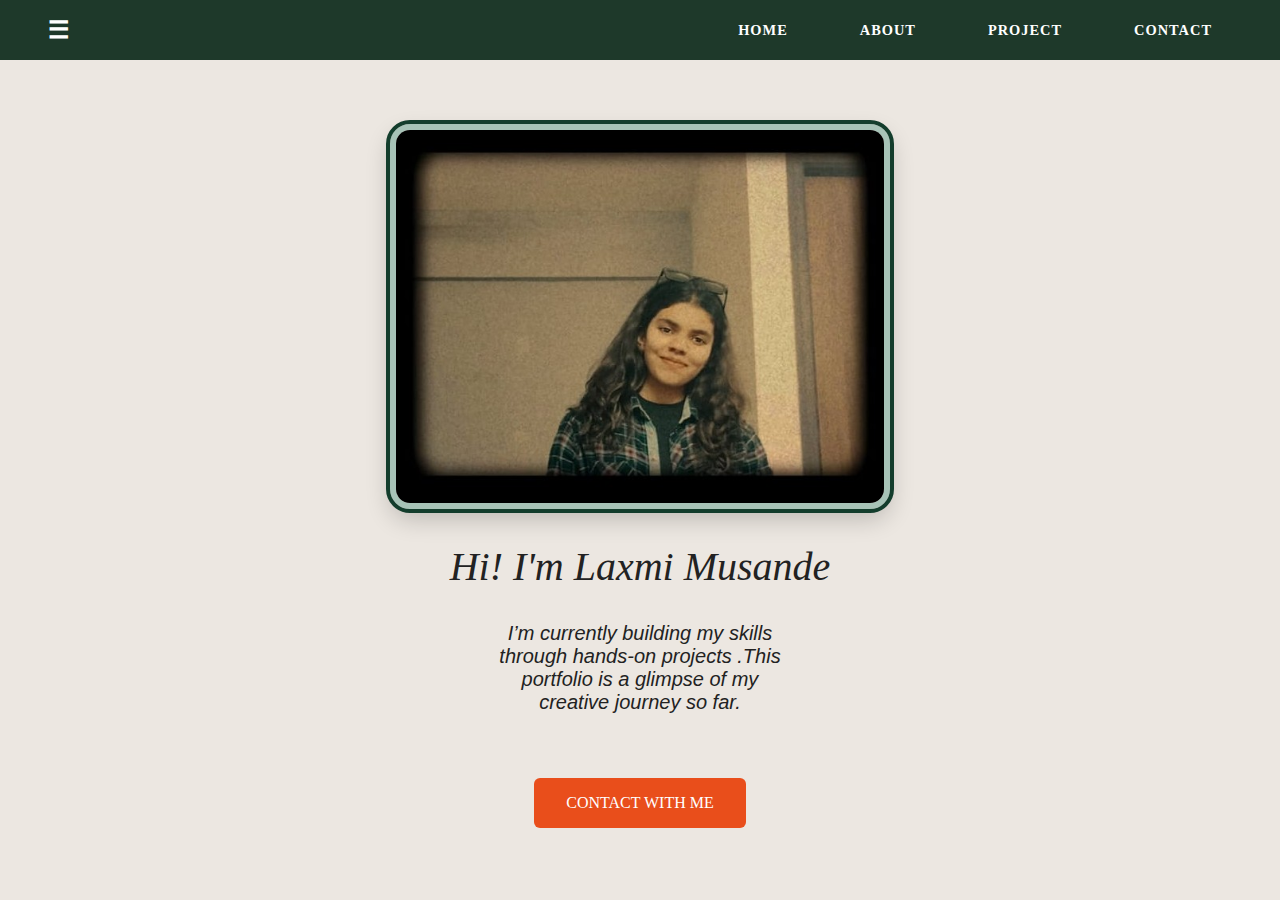
<file: protfolio.html/index.html>
<!DOCTYPE html>
<html lang="en">
<head>
  <meta charset="UTF-8">
  <meta name="viewport" content="width=device-width, initial-scale=1.0">
  <title> Portfolio</title>
  <link rel="stylesheet" href="style.css">
</head>
<body>
  <header class="navbar">
    <div class="logo">☰</div>
    <nav>
      <ul>
        <li><a href="index.html">HOME</a></li>
        <li><a href="about.html">ABOUT</a></li>
        <li><a href="project.html">PROJECT</a></li>
        <li><a href="contact.html">CONTACT</a></li>
      </ul>
    </nav>
  </header>
  
  <section class="quote-section">
  
    <div class="image">
      <img src="image-2.jpg" alt="Instagram Preview">

    </div>
    <div class="quote">
      <p>Hi! I'm Laxmi Musande</p>
    </div>
    <div class="insta-box">
      <p>I’m currently building my skills through hands-on projects .This portfolio is a glimpse of my creative journey so far.</p>
    </div>

    <a href="contact.html" class="contact-btn">CONTACT WITH ME</a>
  </section>
   <script>
  function revealOnScroll() {
    const reveals = document.querySelectorAll(".reveal");
    for (let i = 0; i < reveals.length; i++) {
      let windowHeight = window.innerHeight;
      let elementTop = reveals[i].getBoundingClientRect().top;
      let elementVisible = 100; 
      if (elementTop < windowHeight - elementVisible) {
        reveals[i].classList.add("active");
      } else {
        reveals[i].classList.remove("active");
      }
    }
  }

  window.addEventListener("scroll", revealOnScroll);
  revealOnScroll(); 
</script>
</body>
</html>
</file>
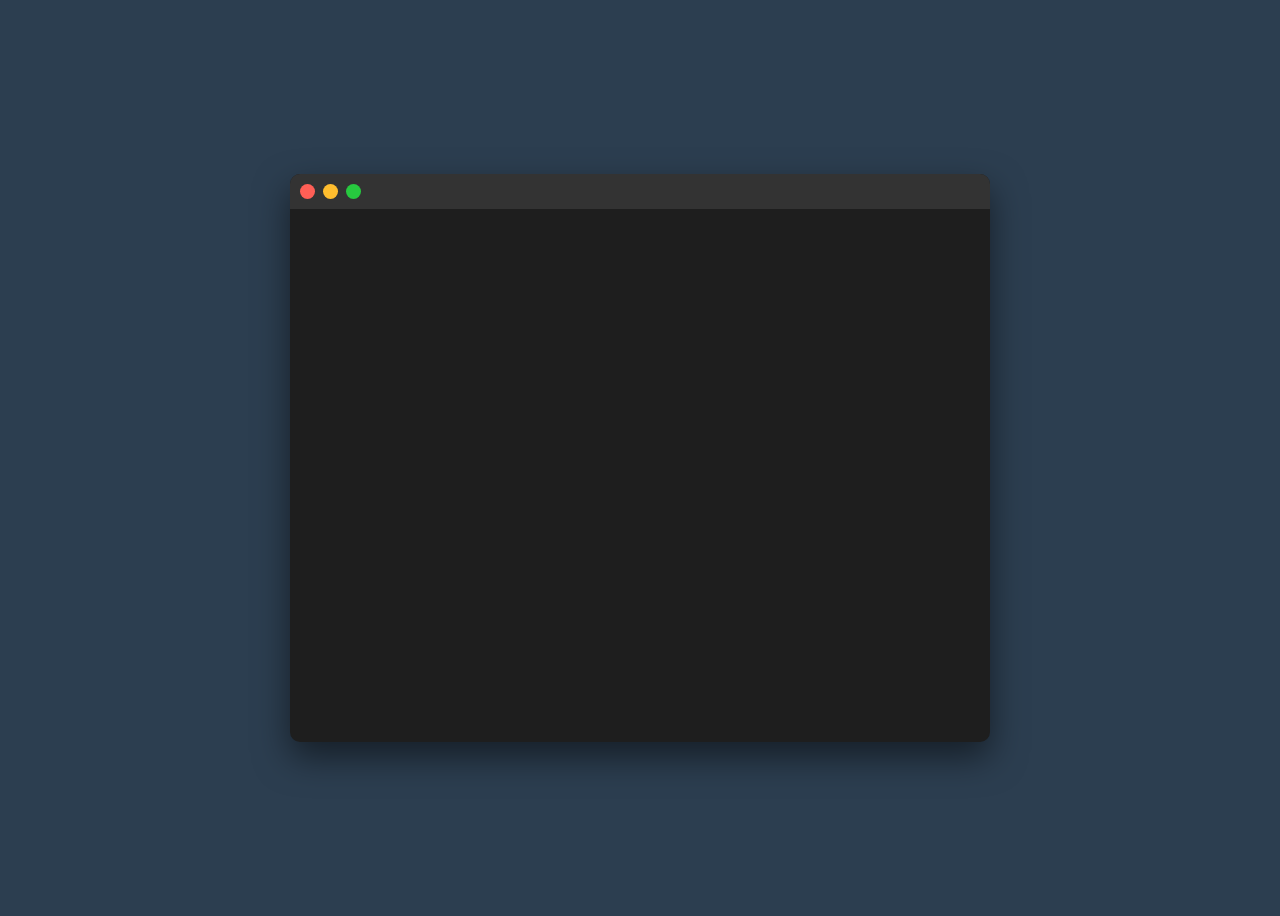
<file: protfolio.html/about.html>
<!DOCTYPE html>
<html lang="en">
<head>
    <meta charset="UTF-8">
    <meta name="viewport" content="width=device-width, initial-scale=1.0">
    <title>Unique About Section</title>
    <link rel="stylesheet" href="about.css">
    <link rel="preconnect" href="https://fonts.googleapis.com">
    <link rel="preconnect" href="https://fonts.gstatic.com" crossorigin>
    <link href="https://fonts.googleapis.com/css2?family=Fira+Code:wght@400;500;600&display=swap" rel="stylesheet">
</head>
<body>

<section id="about">
    <div class="terminal-window">
        <div class="terminal-header">
            <div class="terminal-button red"></div>
            <div class="terminal-button yellow"></div>
            <div class="terminal-button green"></div>
        </div>
        <div class="terminal-body">
            <p class="terminal-line"><span class="prompt">></span> <span class="command">whoami</span></p>
            <p class="terminal-line output">A creative front-end developer with a passion for building clean, interactive, and engaging user experiences from the ground up.</p>
            
            <p class="terminal-line"><span class="prompt">></span> <span class="command">ls skills</span></p>
            <p class="terminal-line output">HTML5&nbsp;&nbsp;&nbsp;CSS3&nbsp;&nbsp;&nbsp;Animations&nbsp;&nbsp;&nbsp;Responsive-Design</p>
            
            <p class="terminal-line"><span class="prompt">></span> <span class="command">ls projects</span></p>
            <p class="terminal-line output"><a href="#">Cosmic-Coffee/</a>&nbsp;&nbsp;<a href="#">Burger-Recipe.html</a>&nbsp;&nbsp;<a href="#">Weather-App/</a>&nbsp;&nbsp;<a href="#">Netflix-Clone-UI</a></p>

            <p class="terminal-line"><span class="prompt">></span> <span class="command">cat location.txt</span></p>
            <p class="terminal-line output">Bengaluru, Karnataka, India</p>

            <p class="terminal-line"><span class="prompt">></span> <span class="command">echo $next_mission</span></p>
            <p class="terminal-line output">To collaborate on exciting projects and dive deeper into the world of JavaScript. Ready to bring new ideas to life!</p>

            <p class="terminal-line"><span class="prompt">></span> <span class="cursor">_</span></p>
        </div>
    </div>
</section>

</body>
</html>
</file>
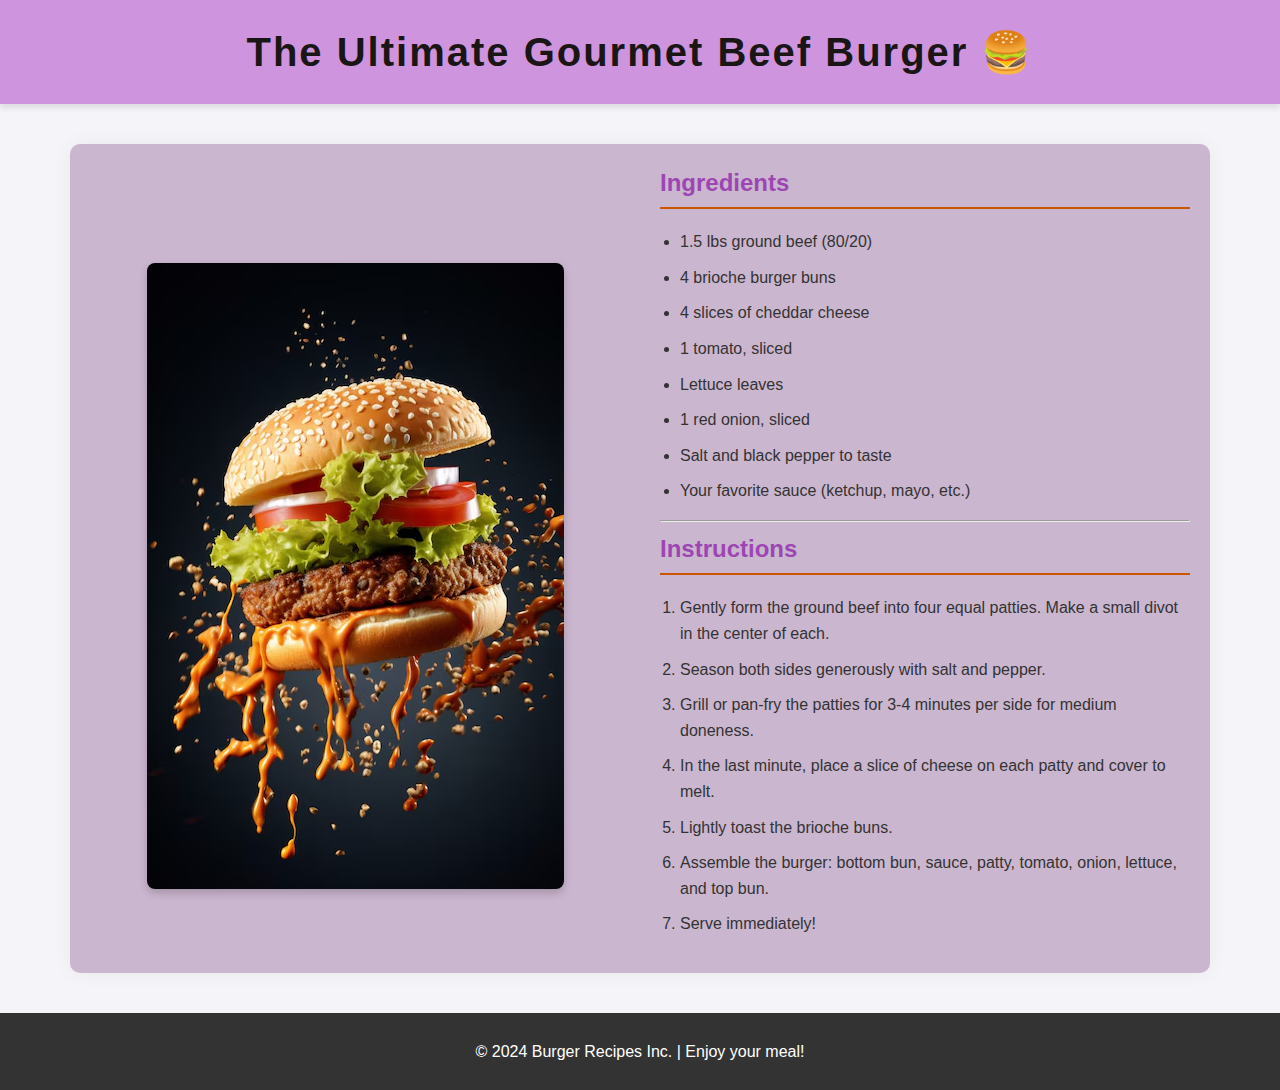
<file: protfolio.html/Burger.html>
<!DOCTYPE html>
<html lang="en">
<head>
    <meta charset="UTF-8">
    <meta name="viewport" content="width=device-width, initial-scale=1.0">
    <title>Gourmet Beef Burger Recipe</title>
    <link rel="stylesheet" href="Burger.css">
</head>
<body>

    <header>
        <h1>The Ultimate Gourmet Beef Burger 🍔</h1>
    </header>

    <div class="container">
        <section class="burger-image">
            <img src="burger.jpg" alt="A freshly made gourmet beef burger" class="burger-photo">
        </section>

        <section class="recipe-details">
            <h2>Ingredients</h2>
            <ul class="ingredients-list">
                <li>1.5 lbs ground beef (80/20)</li>
                <li>4 brioche burger buns</li>
                <li>4 slices of cheddar cheese</li>
                <li>1 tomato, sliced</li>
                <li>Lettuce leaves</li>
                <li>1 red onion, sliced</li>
                <li>Salt and black pepper to taste</li>
                <li>Your favorite sauce (ketchup, mayo, etc.)</li>
            </ul>

            <hr>

            <h2>Instructions</h2>
            <ol class="instructions-list">
                <li>Gently form the ground beef into four equal patties. Make a small divot in the center of each.</li>
                <li>Season both sides generously with salt and pepper.</li>
                <li>Grill or pan-fry the patties for 3-4 minutes per side for medium doneness.</li>
                <li>In the last minute, place a slice of cheese on each patty and cover to melt.</li>
                <li>Lightly toast the brioche buns.</li>
                <li>Assemble the burger: bottom bun, sauce, patty, tomato, onion, lettuce, and top bun.</li>
                <li>Serve immediately!</li>
            </ol>
        </section>
    </div>

    <footer>
        <p>&copy; 2024 Burger Recipes Inc. | Enjoy your meal!</p>
    </footer>

</body>
</html>
</file>
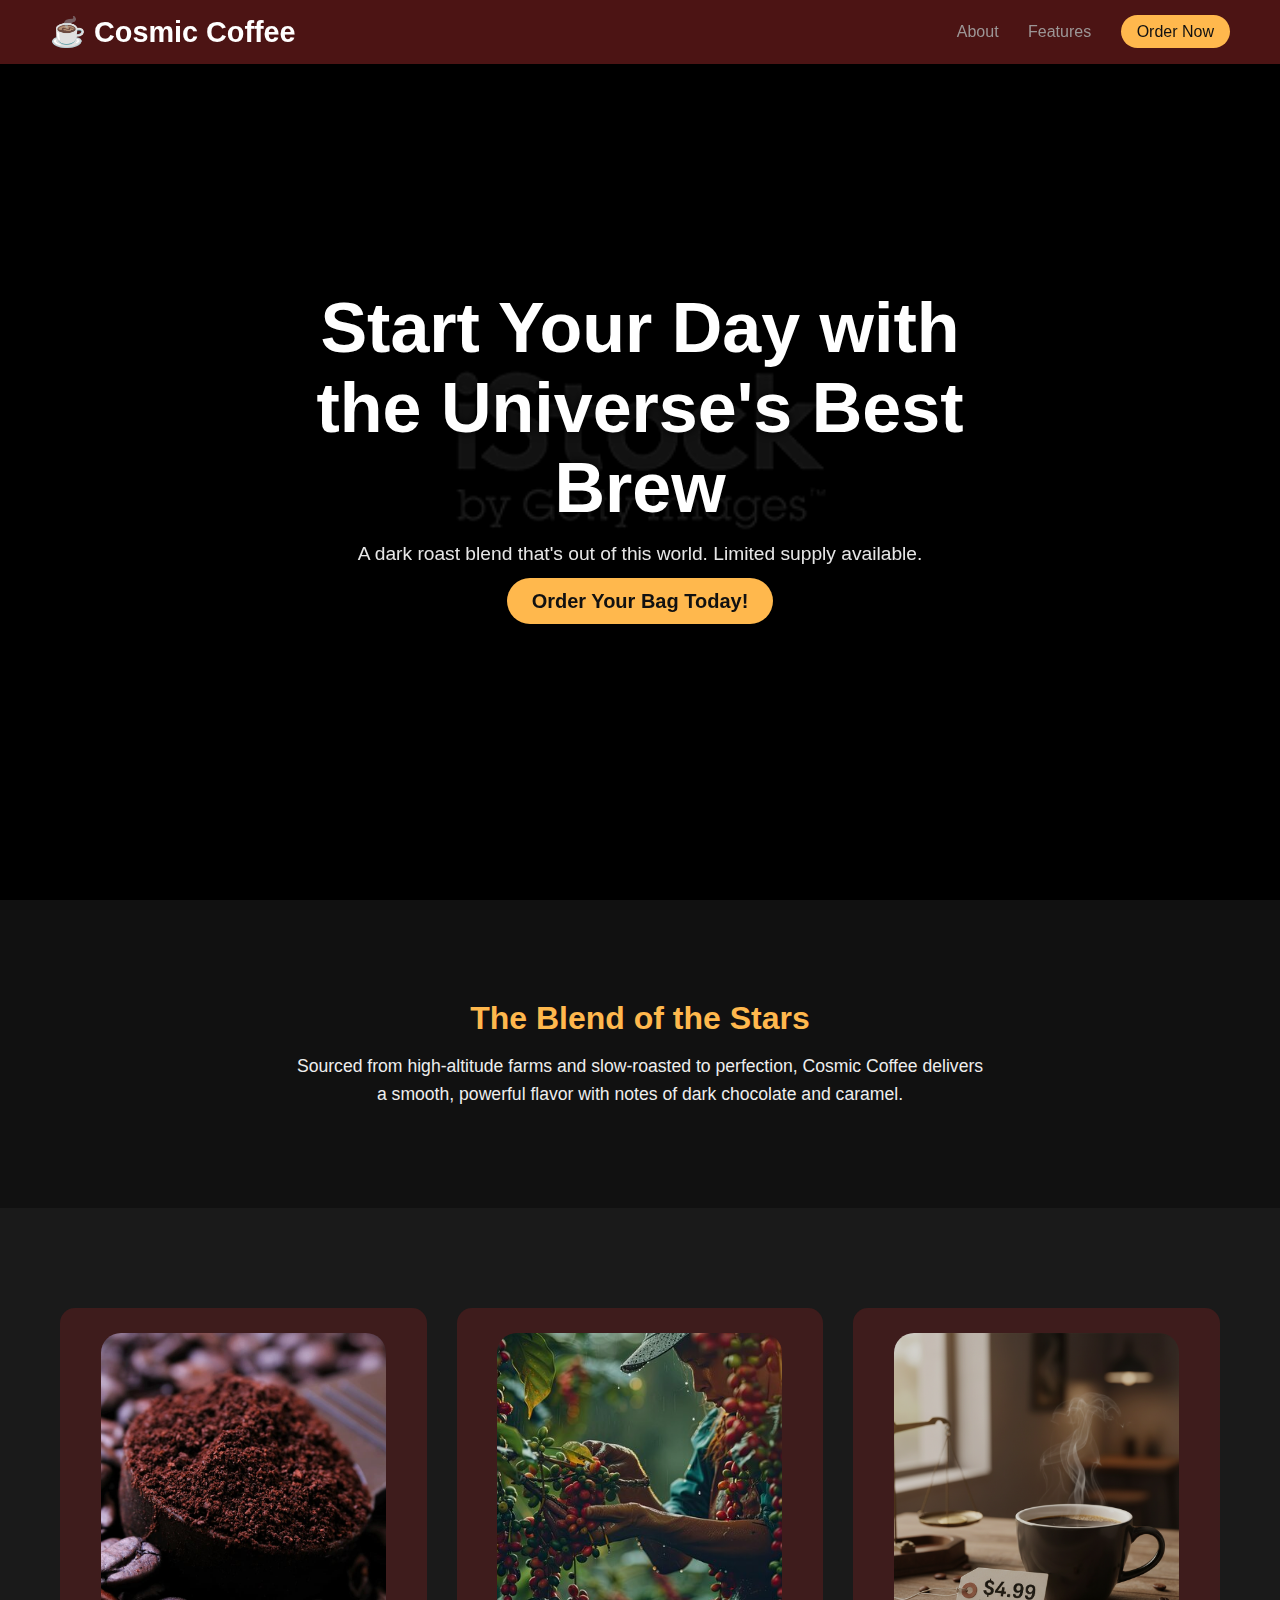
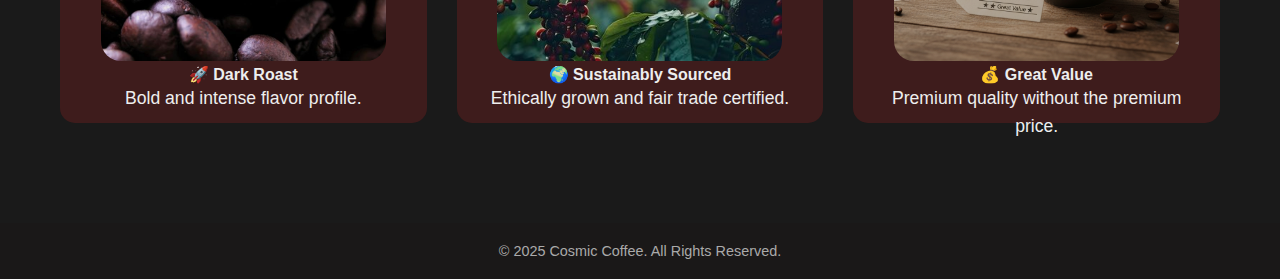
<file: protfolio.html/coffee.html>
<!DOCTYPE html>
<html lang="en">
<head>
    <meta charset="UTF-8">
    <meta name="viewport" content="width=device-width, initial-scale=1.0">
    <title>Cosmic Coffee Blend</title>
    <link rel="stylesheet" href="coffee.css">
</head>
<body>
    <header class="main-header">
        <h1>☕ Cosmic Coffee</h1>
        <nav>
            <a href="#about">About</a>
            <a href="#features">Features</a>
            <a href="#order" class="nav-cta">Order Now</a>
        </nav>
    </header>
    <section class="hero">
        <div class="video-background">
            <video autoplay muted loop playsinline id="bgVideo">
                <source src="C-video.mp4" type="video/mp4">
                Your browser does not support the video tag.
            </video>
        </div>
        <div class="hero-content">
            <h2>Start Your Day with the Universe's Best Brew</h2>
            <p>A dark roast blend that's out of this world. Limited supply available.</p>
            <a href="order.html" class="cta-button">Order Your Bag Today!</a>
        </div>
    </section>
    <section id="about" class="section-container">
        <h3>The Blend of the Stars</h3>
        <p>Sourced from high-altitude farms and slow-roasted to perfection, Cosmic Coffee delivers a smooth, powerful flavor with notes of dark chocolate and caramel.</p>
    </section>
    <section id="features" class="section-container feature-grid">
        <div class="feature-item">
            <img src="Burr.jpg" alt="Close-up of dark roasted coffee beans">
            <h4>🚀 Dark Roast</h4>
            <p>Bold and intense flavor profile.</p>
        </div>
        <div class="feature-item-1">
            <img src="farmer.jpg" alt="Farmer harvesting coffee cherries">
            <h4>🌍 Sustainably Sourced</h4>
            <p>Ethically grown and fair trade certified.</p>
        </div>
        <div class="feature-item-2">
            <img src="two.png" alt="A stylish cup of coffee">
            <h4>💰 Great Value</h4>
            <p>Premium quality without the premium price.</p>
        </div>
    </section>
    <footer>
        <p>&copy; 2025 Cosmic Coffee. All Rights Reserved.</p>
    </footer>
</body>
</html>
</file>
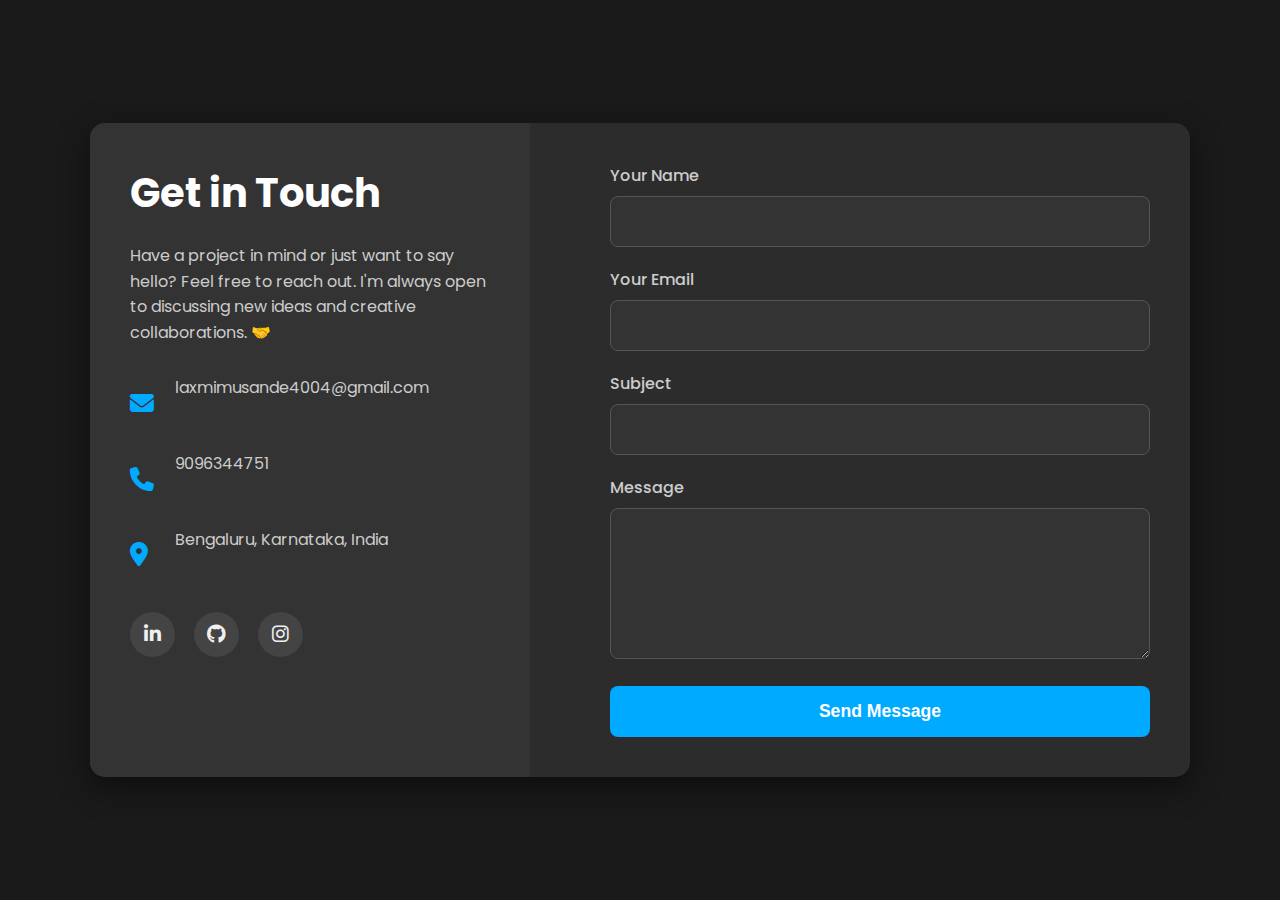
<file: protfolio.html/contact.html>
<!DOCTYPE html>
<html lang="en">
<head>
    <meta charset="UTF-8">
    <meta name="viewport" content="width=device-width, initial-scale=1.0">
    <title>Contact Section</title>
    <link rel="stylesheet" href="contact.css">
    <link rel="stylesheet" href="https://cdnjs.cloudflare.com/ajax/libs/font-awesome/6.5.1/css/all.min.css">
</head>
<body>

    <section id="contact">
        <div class="contact-container">
            <div class="contact-info">
                <h2>Get in Touch</h2>
                <p>Have a project in mind or just want to say hello? Feel free to reach out. I'm always open to discussing new ideas and creative collaborations. 🤝</p>
                <div class="info-item">
                    <i class="fa-solid fa-envelope"></i>
                    <p>laxmimusande4004@gmail.com</p>
                </div>
                <div class="info-item">
                    <i class="fa-solid fa-phone"></i>
                    <p>9096344751</p>
                </div>
                <div class="info-item">
                    <i class="fa-solid fa-location-dot"></i>
                    <p>Bengaluru, Karnataka, India</p>
                </div>
                <div class="social-links">
                    <a href="https://www.linkedin.com/in/laxmi-musande-83155a36b" aria-label="LinkedIn"><i class="fa-brands fa-linkedin-in"></i></a>
                    <a href="https://github.com/laxmimusande4004-blip" aria-label="GitHub"><i class="fa-brands fa-github"></i></a>
                    <a href="http://instagram.com/laxmimusande01?igsh=ZDEzOXVlMGQ0ZWlp" aria-label="Instagram"><i class="fa-brands fa-instagram"></i></a>
                </div>
            </div>

            <div class="contact-form">
                <form action="#" method="POST">
                    <div class="form-group">
                        <label for="name">Your Name</label>
                        <input type="text" id="name" name="name" required>
                    </div>
                    <div class="form-group">
                        <label for="email">Your Email</label>
                        <input type="email" id="email" name="email" required>
                    </div>
                    <div class="form-group">
                        <label for="subject">Subject</label>
                        <input type="text" id="subject" name="subject">
                    </div>
                    <div class="form-group">
                        <label for="message">Message</label>
                        <textarea id="message" name="message" rows="5" required></textarea>
                    </div>
                    <button type="submit" class="submit-btn">Send Message</button>
                </form>
            </div>
        </div>
    </section>

</body>
</html>
</file>
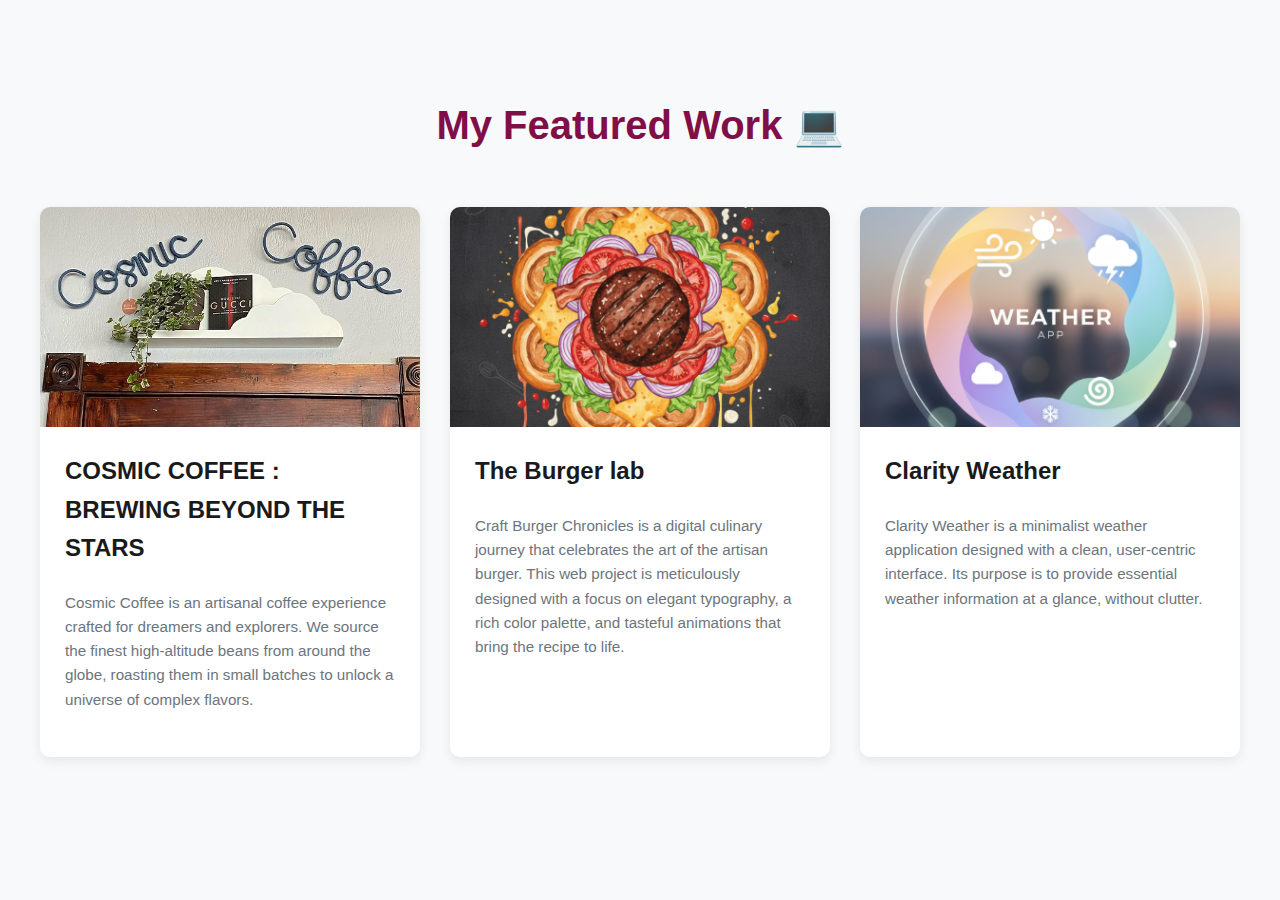
<file: protfolio.html/project.html>
<!DOCTYPE html>
<html lang="en">
<head>
    <meta charset="UTF-8">
    <meta name="viewport" content="width=device-width, initial-scale=1.0">
    <title>My Portfolio Projects</title>
    <link rel="stylesheet" href="project.css"> </head>
<body>

    <section id="portfolio-projects">
        <h2>My Featured Work 💻</h2>
        
        <div class="project-grid">

            <a href="coffee.html" class="project-card">
                <div class="project-image">
                    <img src="cosmic-2.jpg" alt="Screenshot of Project Name 1">
                </div>
                <div class="project-content">
                    <h3>COSMIC COFFEE : BREWING BEYOND THE STARS</h3>
                    <p class="project-description">
                        
Cosmic Coffee is an artisanal coffee experience crafted for dreamers and explorers. We source the finest high-altitude beans from around the globe, roasting them in small batches to unlock a universe of complex flavors. 
                    </p>
                </div>
            </a>

            <a href="Burger.html" class="project-card">
                <div class="project-image">
                    <img src="B-3.png" alt="Screenshot of Project Name 2">
                </div>
                <div class="project-content">
                    <h3>The Burger lab</h3>
                    <p class="project-description">
                        Craft Burger Chronicles is a digital culinary journey that celebrates the art of the artisan burger. This web project is meticulously designed with a focus on elegant typography, a rich color palette, and tasteful animations that bring the recipe to life. 
                    </p>
                </div>
            </a>

            <a href="weather.html" class="project-card">
                <div class="project-image">
                    <img src="W-img1.png" alt="Screenshot of Project Name 3">
                </div>
                <div class="project-content">
                    <h3>Clarity Weather</h3>
                    <p class="project-description">
                        Clarity Weather is a minimalist weather application designed with a clean, user-centric interface. Its purpose is to provide essential weather information at a glance, without clutter. 
                    </p>
                </div>
            </a>

        </div>
    </section>

</body>
</html>
</file>
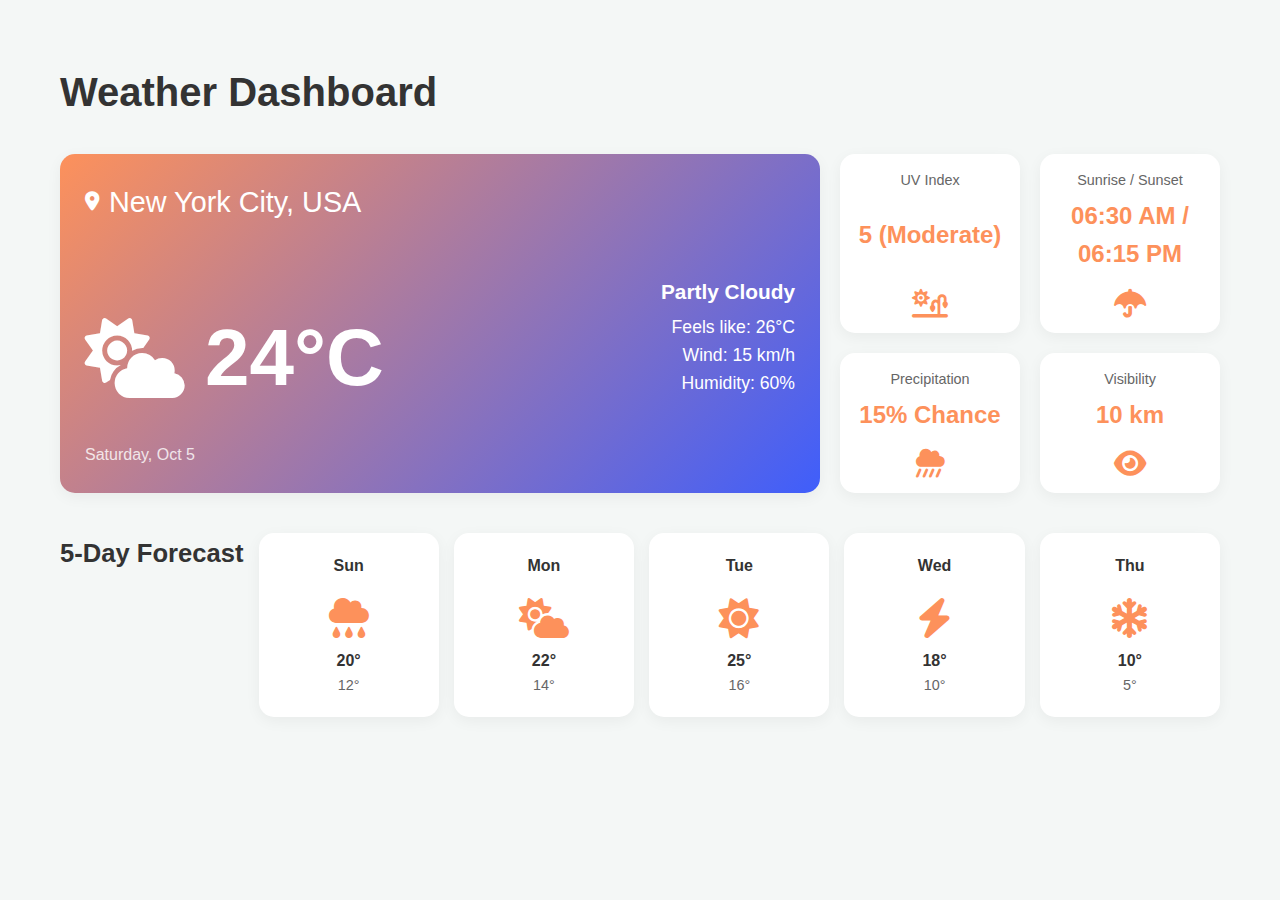
<file: protfolio.html/weather.html>
<!DOCTYPE html>
<html lang="en">
<head>
    <meta charset="UTF-8">
    <meta name="viewport" content="width=device-width, initial-scale=1.0">
    <title>Weather Dashboard UI</title>
    <link rel="stylesheet" href="weather.css">
    <link rel="stylesheet" href="https://cdnjs.cloudflare.com/ajax/libs/font-awesome/6.5.2/css/all.min.css">
</head>
<body>

    <div class="dashboard-container">

        <h1>Weather Dashboard</h1>

        <div class="weather-grid">

            <div class="card current-weather-card">
                <div class="location-header">
                    <i class="fas fa-location-dot"></i>
                    <h2>New York City, USA</h2>
                </div>
                <div class="current-main">
                    <div class="temp-section">
                        <i class="fas fa-cloud-sun current-icon"></i>
                        <p class="current-temp">24°C</p>
                    </div>
                    <div class="details-section">
                        <p class="condition">Partly Cloudy</p>
                        <p class="feels-like">Feels like: 26°C</p>
                        <p class="wind-speed">Wind: 15 km/h</p>
                        <p class="humidity">Humidity: 60%</p>
                    </div>
                </div>
                <p class="date">Saturday, Oct 5</p>
            </div>

            <div class="utility-cards">
                
                <div class="card small-card uv-card">
                    <p class="card-title">UV Index</p>
                    <p class="card-value">5 (Moderate)</p>
                    <i class="fas fa-sun-plant-wilt small-icon"></i>
                </div>
                
                <div class="card small-card sun-card">
                    <p class="card-title">Sunrise / Sunset</p>
                    <p class="card-value">06:30 AM / 06:15 PM</p>
                    <i class="fas fa-umbrella small-icon"></i>
                </div>

                <div class="card small-card precip-card">
                    <p class="card-title">Precipitation</p>
                    <p class="card-value">15% Chance</p>
                    <i class="fas fa-cloud-showers-heavy small-icon"></i>
                </div>
                
                <div class="card small-card visibility-card">
                    <p class="card-title">Visibility</p>
                    <p class="card-value">10 km</p>
                    <i class="fas fa-eye small-icon"></i>
                </div>

            </div>
            
        </div>

        <div class="forecast-row">
            <h2>5-Day Forecast</h2>
            
            <div class="card forecast-day">
                <p class="day-name">Sun</p>
                <i class="fas fa-cloud-rain forecast-icon"></i>
                <p class="temp-high">20°</p>
                <p class="temp-low">12°</p>
            </div>

            <div class="card forecast-day">
                <p class="day-name">Mon</p>
                <i class="fas fa-cloud-sun forecast-icon"></i>
                <p class="temp-high">22°</p>
                <p class="temp-low">14°</p>
            </div>

            <div class="card forecast-day">
                <p class="day-name">Tue</p>
                <i class="fas fa-sun forecast-icon"></i>
                <p class="temp-high">25°</p>
                <p class="temp-low">16°</p>
            </div>
            
            <div class="card forecast-day">
                <p class="day-name">Wed</p>
                <i class="fas fa-bolt forecast-icon"></i>
                <p class="temp-high">18°</p>
                <p class="temp-low">10°</p>
            </div>
            
            <div class="card forecast-day">
                <p class="day-name">Thu</p>
                <i class="fas fa-snowflake forecast-icon"></i>
                <p class="temp-high">10°</p>
                <p class="temp-low">5°</p>
            </div>
            
        </div>

    </div>

</body>
</html>
</file>
<file: protfolio.html/style.css>
* {
  margin: 0;
  padding: 0;
  box-sizing: border-box;
}
body {
  font-family: 'Georgia', serif;
  background-color: #ece7e1;
  color: #222;
}
.navbar {
  display: flex;
  justify-content: space-between;
  align-items: center;
  background: #1e392a;
  padding: 1rem 3rem;
  color: #fff;
}

.logo {
  font-weight: bold;
  font-size: 1.5rem;
}

.navbar ul {
  list-style: none;
  display: flex;
  gap: 2rem;
}

.navbar a {
  color: #fff;
  text-decoration: none;
  font-size: 0.9rem;
  letter-spacing: 1px;
}

.menu {
  font-size: 1.5rem;
  display: none;
}

/* Hero Section */
.hero {
  display: grid;
  grid-template-columns: 1fr 1fr;
  background: #1e392a;
  padding: 4rem 3rem;
  color: #fff;
  align-items: center;
  position: relative;
}

.hero h1 {
  font-size: 3.5rem;
  line-height: 1.2;
}

.hero h1 span {
  font-size: 3.5rem;
  display: block;
}

.role {
  margin-top: 1rem;
  font-size: 1rem;
  letter-spacing: 2px;
  color: #ccc;
}

.circle {
  margin-top: 2rem;
  position: relative;
  width: 120px;
  height: 120px;
  border: 2px solid #ffb300;
  border-radius: 50%;
  display: flex;
  justify-content: center;
  align-items: center;
  font-size: 0.7rem;
  text-align: center;
  color: #ffb300;
}

.circle .play {
  position: absolute;
  background: #ffb300;
  border: none;
  border-radius: 50%;
  width: 50px;
  height: 50px;
  font-size: 1.5rem;
  color: #000;
  cursor: pointer;
}
.image {
  text-align: center;
}
.image-box img {
  width: 300px;
  border-radius: 8px;
  object-fit: cover;
}
.quote-section {
  padding: 4rem 3rem;
  background: #ece7e1;
  text-align: center;
}

.quote p {
  font-size: 40px;
  font-style: italic;
  margin-bottom: 2rem;
  margin-top: 30px;
}

.quote span {
  color: #e94e1b;
  font-weight: bold;
}

.insta-box {
  margin: 2rem auto;
  max-width: 300px;
}

.insta-box p {
  font-size: 20px;
  font-style:italic;
  font-family:'Lucida Sans', 'Lucida Sans Regular', 'Lucida Grande', 'Lucida Sans Unicode', Geneva, Verdana, sans-serif;
  margin-bottom: 1rem;
}
.quote-section .image img {
  width: 500px;
  height: auto;
  border-radius: 20px;               
  border: 6px solid #a7c3b7;            
  outline: 4px solid #133d2c;        
  box-shadow: 0 10px 25px rgba(0, 0, 0, 0.2); /* subtle shadow */
  transition: transform 0.4s ease, box-shadow 0.4s ease;
}
.quote-section .image img:hover {
  transform: scale(1.08) rotate(-2deg);      
  box-shadow: 0 15px 40px rgba(0, 0, 0, 0.35); 
  border-color: #4a6f2a;                      
  outline-color: #e7bca1;                      
}
.contact-btn {
  display: inline-block;
  margin-top: 2rem;
  padding: 1rem 2rem;
  background: #e94e1b;
  color: #fff;
  text-decoration: none;
  font-size: 1rem;
  border-radius: 6px;
}
nav a {
  margin: 20px;
  text-decoration: none;
  color: white;
  font-weight: bold;
} 
.reveal {
  opacity: 0;
  transform: translateY(60px);
  transition: all 1s ease;
}
.reveal.active {
  opacity: 1;
  transform: translateY(0);
}
.animate-text span {
  opacity: 0;
  display: inline-block;
  animation: fadeIn 0.5s forwards;
}

@keyframes fadeIn {
  from { opacity: 0; transform: translateY(20px); }
  to { opacity: 1; transform: translateY(0); }
}
</file>
<file: protfolio.html/about.css>
body {
    background-color: #2c3e50; 
    display: flex;
    justify-content: center;
    align-items: center;
    min-height: 100vh;
    font-family: 'Fira Code', monospace; 
}

.terminal-window {
    width: 100%;
    max-width: 700px;
    background-color: #1e1e1e;
    border-radius: 10px;
    box-shadow: 0 15px 35px rgba(0, 0, 0, 0.5);
    overflow: hidden;
}

.terminal-header {
    background-color: #333;
    padding: 10px;
    display: flex;
    align-items: center;
}

.terminal-button {
    width: 15px;
    height: 15px;
    border-radius: 50%;
    margin-right: 8px;
}
.terminal-button.red { background-color: #ff5f56; }
.terminal-button.yellow { background-color: #ffbd2e; }
.terminal-button.green { background-color: #27c93f; }

.terminal-body {
    padding: 25px;
    color: #f0f0f0;
    font-size: 0.95rem;
    line-height: 1.8;
}

.terminal-line {
    white-space: nowrap; 
    overflow: hidden; 
    margin-bottom: 15px;
    animation: typing 2s steps(60, end); 
}

.prompt {
    color: #00ff41; 
    margin-right: 10px;
}

.command {
    color: #f0f0f0;
}

.output {
    color: #00aaff; 
}

.output a {
    color: #00aaff;
    text-decoration: none;
    border-bottom: 1px dashed #00aaff;
}

.cursor {
    display: inline-block;
    background-color: #f0f0f0;
    animation: blink 1s infinite;
}

@keyframes blink {
    0%, 100% { opacity: 1; }
    50% { opacity: 0; }
}


.terminal-line {
    opacity: 0; 
    animation: fadeIn 0.5s forwards, typing 2s steps(60, end);
}

@keyframes fadeIn {
    from { opacity: 0; }
    to { opacity: 1; }
}

.terminal-line:nth-child(1) { animation-delay: 0s; }
.terminal-line:nth-child(2) { animation-delay: 2.2s; }
.terminal-line:nth-child(3) { animation-delay: 4.4s; }
.terminal-line:nth-child(4) { animation-delay: 6.6s; }
.terminal-line:nth-child(5) { animation-delay: 8.8s; }
.terminal-line:nth-child(6) { animation-delay: 11.0s; }
.terminal-line:nth-child(7) { animation-delay: 13.2s; }
.terminal-line:nth-child(8) { animation-delay: 15.4s; }
.terminal-line:nth-child(9) { animation-delay: 17.6s; }
.terminal-line:nth-child(10) { animation-delay: 19.8s; }
.terminal-line:nth-child(11) { animation-delay: 22.0s; } 
@keyframes typing {
    from { width: 0; }
    to { width: 100%; }
}
</file>
<file: protfolio.html/Burger.css>
body {
    font-family: 'Arial', sans-serif;
    background-color: #f4f4f9;
    color: #333;
    margin: 0;
    padding: 0;
    line-height: 1.6;
}

header {
    background-color: #cf94de; 
    color: rgb(27, 22, 22);
    padding: 20px 0;
    text-align: center;
    box-shadow: 0 4px 6px rgba(0, 0, 0, 0.1);
}

h1 {
    margin: 0;
    font-size: 2.5em;
    letter-spacing: 2px;
}

.container {
    max-width: 1100px;
    margin: 40px auto;
    padding: 20px;
    display: flex;
    gap: 40px;
    background-color: rgb(203, 182, 207);
    border-radius: 10px;
    box-shadow: 0 0 20px rgba(0, 0, 0, 0.05);
}

.burger-image, .recipe-details {
    flex: 1; 
}

h2 {
    color: #9d46b3; 
    border-bottom: 2px solid #cc5500;
    padding-bottom: 5px;
    margin-top: 0;
}

.ingredients-list, .instructions-list {
    list-style-type: disc;
    padding-left: 20px;
}

.instructions-list {
    list-style-type: decimal;
}

li {
    margin-bottom: 10px;
}

.burger-image {
    text-align: center;
    margin-top: 9%;
}

.burger-photo {
    max-width: 100%;
    height: auto;
    border-radius: 8px;
    box-shadow: 0 4px 10px rgba(0, 0, 0, 0.2);
    transition: transform 0.4s ease-in-out; 
    filter: brightness(1); 
}

.burger-photo:hover {
    transform: scale(1.05); 
    filter: brightness(1.1); 
}

footer {
    background-color: #333;
    color: white;
    text-align: center;
    padding: 10px 0;
    margin-top: 40px;
}

@media (max-width: 768px) {
    .container {
        flex-direction: column; 
    }
}
</file>
<file: protfolio.html/coffee.css>
* {
  margin: 0;
  padding: 0;
  box-sizing: border-box;
  font-family: "Poppins", sans-serif;
}
.main-header {
  position: fixed;
  top: 0;
  width: 100%;
  background: rgba(95, 25, 25, 0.8);
  color: white;
  display: flex;
  justify-content: space-between;
  align-items: center;
  padding: 15px 50px;
  z-index: 100;
  backdrop-filter: blur(10px);
}

.main-header h1 {
  font-size: 1.8rem;
  animation: fadeInDown 1s ease;
}

nav a {
  color: #9c9696;
  text-decoration: none;
  margin-left: 25px;
  font-weight: 500;
  transition: color 0.3s;
}

nav a:hover {
  color: #ffb84d;
}

.nav-cta {
  background: #ffb84d;
  color: #111;
  padding: 8px 16px;
  border-radius: 20px;
  transition: all 0.3s ease;
}

.nav-cta:hover {
  background: #fff;
}
.hero {
  position: relative;
  height: 100vh;
  display: flex;
  justify-content: space-around;
  align-items: center;
  color: white;
  text-align: center;
  overflow: hidden;
}

.video-background video {
  position: absolute;
  top: 0;
  left: 0;
  width: 100%;
  height: 100%;
  object-fit: cover;
  z-index: -1;
  filter: brightness(50%);
}

.hero-content {
  max-width: 800px;
  padding: 0 20px;
  font-size: 20px;
  animation: fadeInUp 1.5s ease;

}

.hero-content h2 {
  font-size: 2.8rem;
  font-size: 70px;
  margin-bottom: 15px;
  text-shadow: 0 0 10px #000;
  
}

.hero-content p {
  font-size: 1.2rem;
  margin-bottom: 15px;
  margin-bottom:25px;
  opacity: 0.9;
}

.cta-button {
  background: #ffb84d;
  color: #111;
  padding: 12px 25px;
  border-radius: 25px;
  text-decoration: none;
  font-weight: bold;
  transition: all 0.3s ease;
}

.cta-button:hover {
  background: #fff;
  transform: scale(1.1);
}

.section-container {
  padding: 100px 60px;
  text-align: center;
  background: #111;
  color: #eee;
}

.section-container h3 {
  font-size: 2rem;
  margin-bottom: 15px;
  color: #ffb84d;
  animation: fadeIn 1s ease;
}

.section-container p {
  font-size: 1.1rem;
  max-width: 700px;
  margin: 0 auto;
  line-height: 1.6;
}

.feature-grid {
  display: grid;
  grid-template-columns: repeat(auto-fit, minmax(220px, 1fr));
  gap: 30px;
  background: #1a1a1a;

}

.feature-item:hover {
  transform: translateY(-10px);
  background: #2d2222;
}

footer {
  background: #1a1818;
  color: #aaa;
  text-align: center;
  padding: 20px;
  font-size: 0.9rem;
}

@keyframes fadeIn {
  from { opacity: 0; }
  to { opacity: 1; }
}

@keyframes fadeInUp {
  from { opacity: 0; transform: translateY(30px); }
  to { opacity: 1; transform: translateY(0); }
}

@keyframes fadeInDown {
  from { opacity: 0; transform: translateY(-30px); }
  to { opacity: 1; transform: translateY(0); }
}

@keyframes floatImage {
  0%, 100% { transform: translateY(0); }
  50% { transform: translateY(-10px); }
}
.feature-item {
  background: #3e1c1c;
  padding: 25px;
  border-radius: 15px;
  transition: transform 0.4s ease, background 0.4s ease;
  animation: fadeInUp 1s ease;
}

.feature-item img {
  height:90%;
  width: 90%;
  object-fit: cover;
  border-radius: 20px;
  filter: brightness(0.9) saturate(1.1);
}
.feature-item-1 img {
  height: 90%;
  width:90%;
  object-fit:cover;
  border-radius: 20px;
  filter: brightness(0.9) saturate(1.1);

}
.feature-item-1 {
  background: #3e1c1c;
  padding: 25px;
  border-radius: 15px;
  transition: transform 0.4s ease, background 0.4s ease;
  animation: fadeInUp 1s ease;
}
.feature-item-2 img {
  height: 90%;
  width:90%;
  object-fit:cover;
  border-radius: 20px;
  filter: brightness(0.9) saturate(1.1);

}
.feature-item-2 {
  background: #3e1c1c;
  padding: 25px;
  border-radius: 15px;
  transition: transform 0.4s ease, background 0.4s ease;
  animation: fadeInUp 1s ease;
}
.hero {
    position: relative;
    height: 100vh; /* full screen height */
    display: flex;
    justify-content: center; /* horizontal center */
    align-items: center;     /* vertical center */
    text-align: center;
    color: white;
    z-index: 1;
    overflow: hidden; /* makes sure no overflow */
}

.video-background video {
    position: absolute;
    top: 50%;
    left: 50%;
    min-width: 100%;
    min-height: 100%;
    width: auto;
    height: auto;
    z-index: 0;
    transform: translate(-50%, -50%); /* centers video */
    object-fit: cover; /* covers full section */
}

.hero-content {
    position: relative;
    z-index: 2;  /* keeps text above video */
    max-width: 800px;
    margin: 0 auto;
    padding: 20px;
}
</file>
<file: protfolio.html/contact.css>
@import url('https://fonts.googleapis.com/css2?family=Poppins:wght@300;400;500;600;700&display=swap');

* {
    margin: 0;
    padding: 0;
    box-sizing: border-box;
}

body {
    font-family: 'Poppins', sans-serif;
    background-color: #1a1a1a;
    color: #f0f0f0;
    display: flex;
    justify-content: center;
    align-items: center;
    min-height: 100vh;
}
#contact {
    width: 100%;
    padding: 60px 20px;
}

.contact-container {
    max-width: 1100px;
    margin: 0 auto;
    display: flex;
    gap: 40px;
    background-color: #2c2c2c;
    border-radius: 15px;
    overflow: hidden;
    box-shadow: 0 10px 30px rgba(0, 0, 0, 0.5);
}

.contact-info {
    background-color: #333;
    padding: 40px;
    flex: 1;
}

.contact-info h2 {
    font-size: 2.5rem;
    margin-bottom: 20px;
    color: #fff;
}

.contact-info p {
    font-size: 1rem;
    line-height: 1.6;
    margin-bottom: 30px;
    color: #ccc;
}

.info-item {
    display: flex;
    align-items: center;
    margin-bottom: 20px;
}

.info-item i {
    font-size: 1.5rem;
    color: #00aaff; 
    width: 30px;
    margin-right: 15px;
}

.social-links {
    margin-top: 30px;
}

.social-links a {
    display: inline-flex;
    justify-content: center;
    align-items: center;
    width: 45px;
    height: 45px;
    background-color: #444;
    color: #f0f0f0;
    text-decoration: none;
    border-radius: 50%;
    margin-right: 15px;
    font-size: 1.2rem;
    transition: background-color 0.3s ease, transform 0.3s ease;
}

.social-links a:hover {
    background-color: #00aaff; 
    transform: translateY(-5px);
}

.contact-form {
    padding: 40px;
    flex: 1.5;
}

.form-group {
    margin-bottom: 20px;
}

.form-group label {
    display: block;
    margin-bottom: 8px;
    font-weight: 500;
    color: #ccc;
}

.form-group input,
.form-group textarea {
    width: 100%;
    padding: 12px 15px;
    border: 1px solid #555;
    background-color: #333;
    border-radius: 8px;
    color: #f0f0f0;
    font-size: 1rem;
    font-family: 'Poppins', sans-serif;
    transition: border-color 0.3s ease, box-shadow 0.3s ease;
}

.form-group input:focus,
.form-group textarea:focus {
    outline: none;
    border-color: #00aaff; 
    box-shadow: 0 0 8px rgba(0, 170, 255, 0.5);
}

.form-group textarea {
    resize: vertical;
}

.submit-btn {
    width: 100%;
    padding: 15px;
    background-color: #00aaff;
    color: #fff;
    border: none;
    border-radius: 8px;
    font-size: 1.1rem;
    font-weight: 600;
    cursor: pointer;
    transition: background-color 0.3s ease, transform 0.2s ease;
}

.submit-btn:hover {
    background-color: #0088cc;
    transform: translateY(-2px);
}

@media (max-width: 768px) {
    .contact-container {
        flex-direction: column;
    }

    .contact-info, .contact-form {
        flex: 1;
    }

    .contact-info h2 {
        font-size: 2rem;
    }
}
</file>
<file: protfolio.html/project.css>
body {
    font-family: 'Segoe UI', Tahoma, Geneva, Verdana, sans-serif;
    line-height: 1.6;
    background-color: #f8f9fa; 
    color: #343a40;
    margin: 0;
    padding: 0;
}

#portfolio-projects {
    max-width: 1200px;
    margin: 0 auto;
    padding: 60px 20px; 
}

#portfolio-projects h2 {
    text-align: center;
    margin-bottom: 50px;
    font-size: 2.5em;
    color: #800f47; 
}

.project-grid {
    display: grid;
    grid-template-columns: repeat(3, 1fr); 
    gap: 30px;
}
.project-card {
    display: flex; 
    flex-direction: column;
    text-decoration: none; 
    color: inherit; 
    
    background-color: #ffffff;
    border-radius: 10px;
    box-shadow: 0 4px 12px rgba(0, 0, 0, 0.08); 
    transition: transform 0.3s ease, box-shadow 0.3s ease; 
    overflow: hidden; 
}

.project-card:hover {
    transform: translateY(-8px); 
    box-shadow: 0 18px 36px rgba(0, 0, 0, 0.15); 
}

.project-image {
    width: 100%;
    height: 220px; 
    overflow: hidden;
}

.project-image img {
    width: 100%;
    height: 100%;
    object-fit: cover; 
    transition: transform 0.5s ease;
}

.project-card:hover .project-image img {
    transform: scale(1.05); 
}

.project-content {
    padding: 25px; 
    flex-grow: 1; 
    display: flex;
    flex-direction: column;
}

.project-content h3 {
    font-size: 1.5em;
    margin-top: 0;
    margin-bottom: 8px; 
    color: #1a1a1a;
}

.project-description {
    font-size: 0.95em;
    color: #6c757d; 
    margin-bottom: 20px; 
}

.project-tech-tags {
    margin-top: auto; 
}

.project-tech-tags span {
    display: inline-block;
    background-color: #e3f2fd;
    color: #007bff;
    font-size: 0.75em;
    padding: 6px 12px; 
    border-radius: 4px;
    margin-right: 8px;
    font-weight: 600;
}

@media (max-width: 768px) {
    .project-grid {
        grid-template-columns: 1fr; 
    }
    
    #portfolio-projects {
        padding: 40px 15px;
    }

    .project-image {
        height: 200px; 
    }

    .project-content {
        padding: 20px; 
    }
}
</file>
<file: protfolio.html/weather.css>
:root {
    --primary-color: #fd915b; 
    --secondary-color: #3f5efb; 
    --card-bg: #ffffff;
    --text-dark: #333333;
    --text-light: #666666;
    --dashboard-bg: #f4f7f6;
    --border-radius: 15px;
}
* {
    box-sizing: border-box;
    margin: 0;
    padding: 0;
}

body {
    font-family: Arial, sans-serif;
    background-color: var(--dashboard-bg);
    color: var(--text-dark);
    line-height: 1.6;
}

.dashboard-container {
    max-width: 1200px;
    margin: 40px auto;
    padding: 20px;
}

h1 {
    font-size: 2.5rem;
    color: var(--text-dark);
    margin-bottom: 30px;
}

.weather-grid {
    display: grid;
    grid-template-columns: 2fr 1fr; 
    gap: 20px;
    margin-bottom: 30px;
}

.card {
    background-color: var(--card-bg);
    border-radius: var(--border-radius);
    padding: 25px;
    box-shadow: 0 4px 15px rgba(0, 0, 0, 0.05);
    transition: transform 0.3s ease;
}

.card:hover {
    transform: translateY(-3px);
}

.current-weather-card {
    background: linear-gradient(135deg, var(--primary-color), var(--secondary-color));
    color: white;
    display: flex;
    flex-direction: column;
    justify-content: space-between;
}

.location-header {
    display: flex;
    align-items: center;
    margin-bottom: 20px;
}

.location-header i {
    font-size: 1.2rem;
    margin-right: 10px;
}

.location-header h2 {
    font-size: 1.8rem;
    font-weight: 500;
}

.current-main {
    display: flex;
    justify-content: space-between;
    align-items: flex-end;
}

.temp-section {
    display: flex;
    align-items: center;
}

.current-icon {
    font-size: 5rem;
    margin-right: 20px;
}

.current-temp {
    font-size: 5rem;
    font-weight: 700;
    line-height: 1;
}

.details-section {
    text-align: right;
    font-size: 1.1rem;
}

.condition {
    font-size: 1.3rem;
    font-weight: 700;
    margin-bottom: 5px;
}

.date {
    margin-top: 15px;
    font-size: 1rem;
    opacity: 0.8;
}

.utility-cards {
    display: grid;
    grid-template-columns: 1fr 1fr;
    gap: 20px;
}

.small-card {
    text-align: center;
    display: flex;
    flex-direction: column;
    justify-content: space-between;
    align-items: center;
    padding: 15px;
}

.card-title {
    font-size: 0.9rem;
    color: var(--text-light);
}

.card-value {
    font-size: 1.5rem;
    font-weight: 700;
    margin: 5px 0;
    color: var(--primary-color);
}

.small-icon {
    font-size: 1.8rem;
    color: var(--primary-color);
    margin-top: 10px;
}
.forecast-row h2 {
    font-size: 1.6rem;
    margin-bottom: 15px;
}

.forecast-row {
    display: flex;
    justify-content: space-between;
    gap: 15px;
    padding: 10px 0;
}

.forecast-day {
    flex: 1; 
    text-align: center;
    padding: 20px 10px;
}

.day-name {
    font-weight: 700;
    margin-bottom: 10px;
}

.forecast-icon {
    font-size: 2.5rem;
    color: var(--primary-color);
    margin: 10px 0;
}

.temp-high {
    font-weight: 700;
    color: var(--text-dark);
}

.temp-low {
    font-size: 0.9rem;
    color: var(--text-light);
}

@media (max-width: 992px) {
    .weather-grid {
        grid-template-columns: 1fr; 
    }
    
    .current-main {
        flex-direction: column;
        align-items: center;
        text-align: center;
    }
    
    .current-icon {
        margin: 20px 0;
    }
    
    .details-section {
        text-align: center;
    }

    .forecast-row {
        overflow-x: scroll;
        justify-content: flex-start;
    }
    
    .forecast-day {
        min-width: 120px; 
    }
}
</file>
